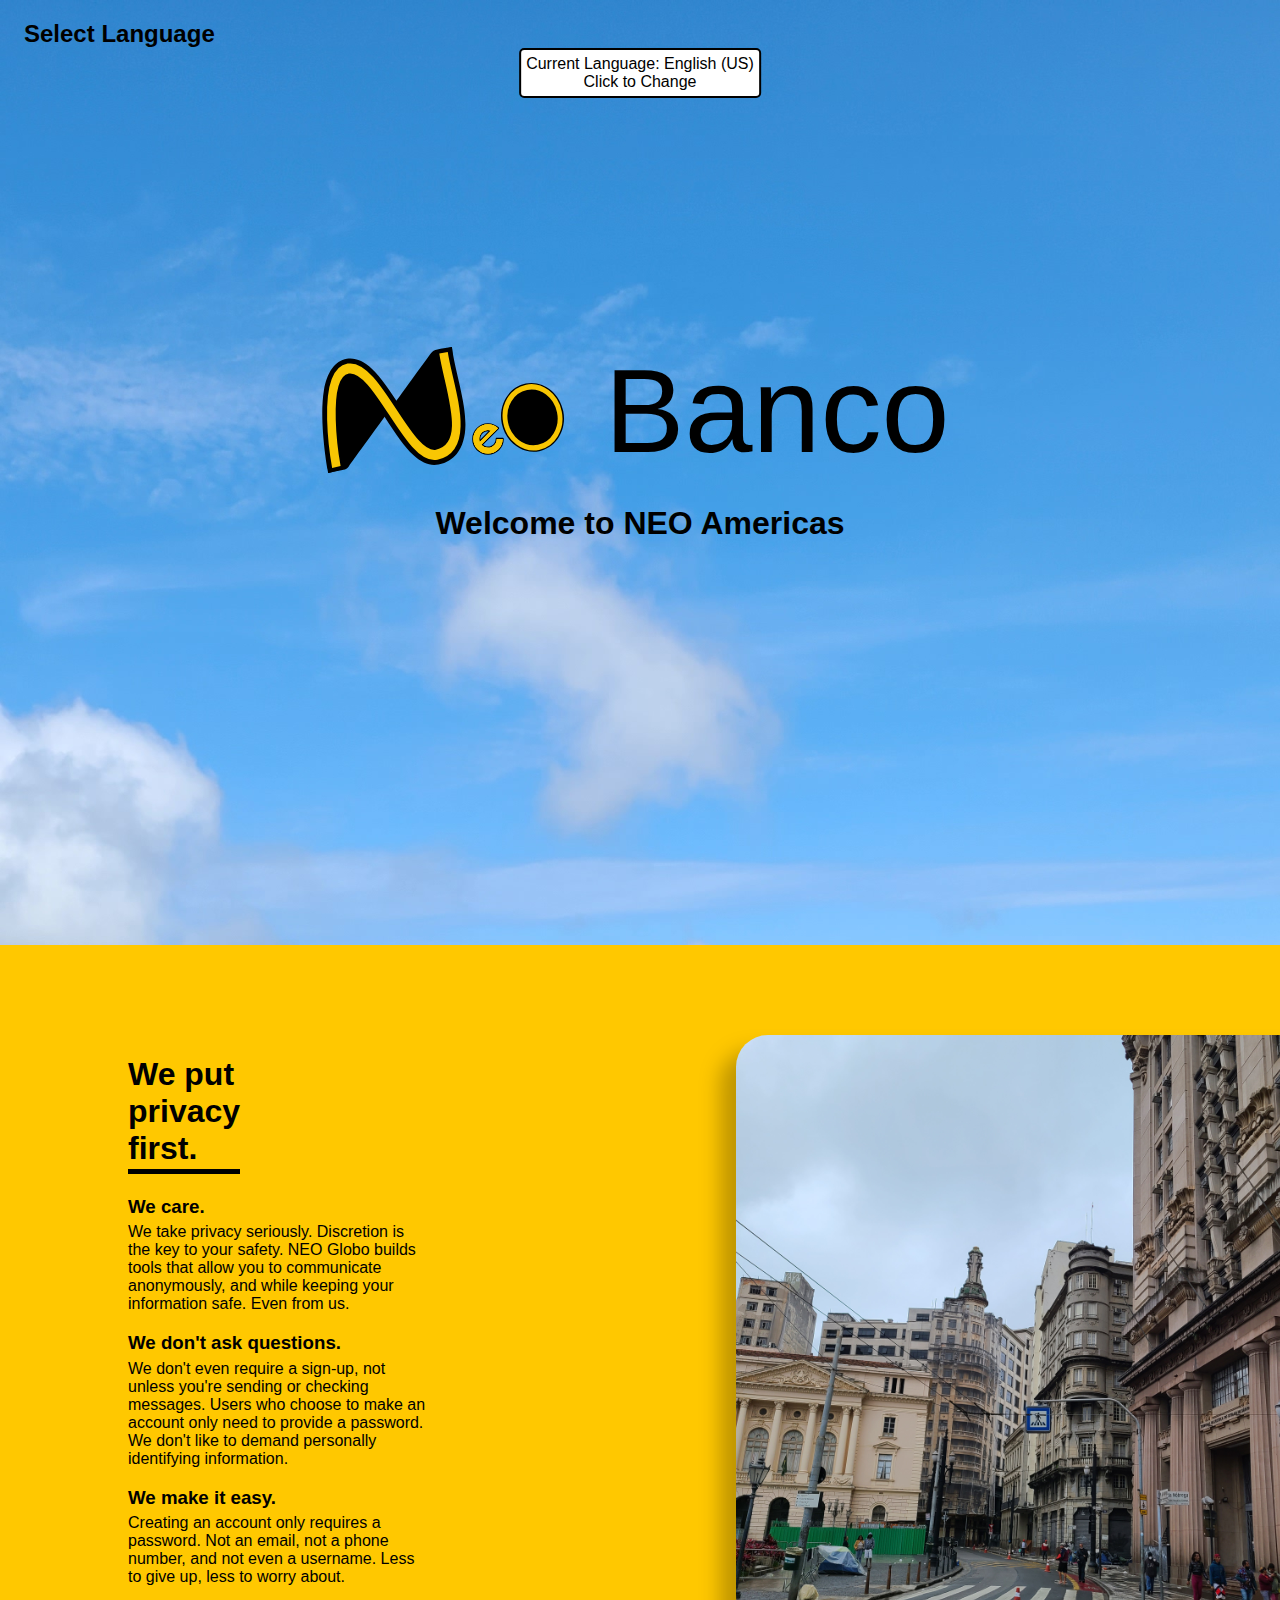
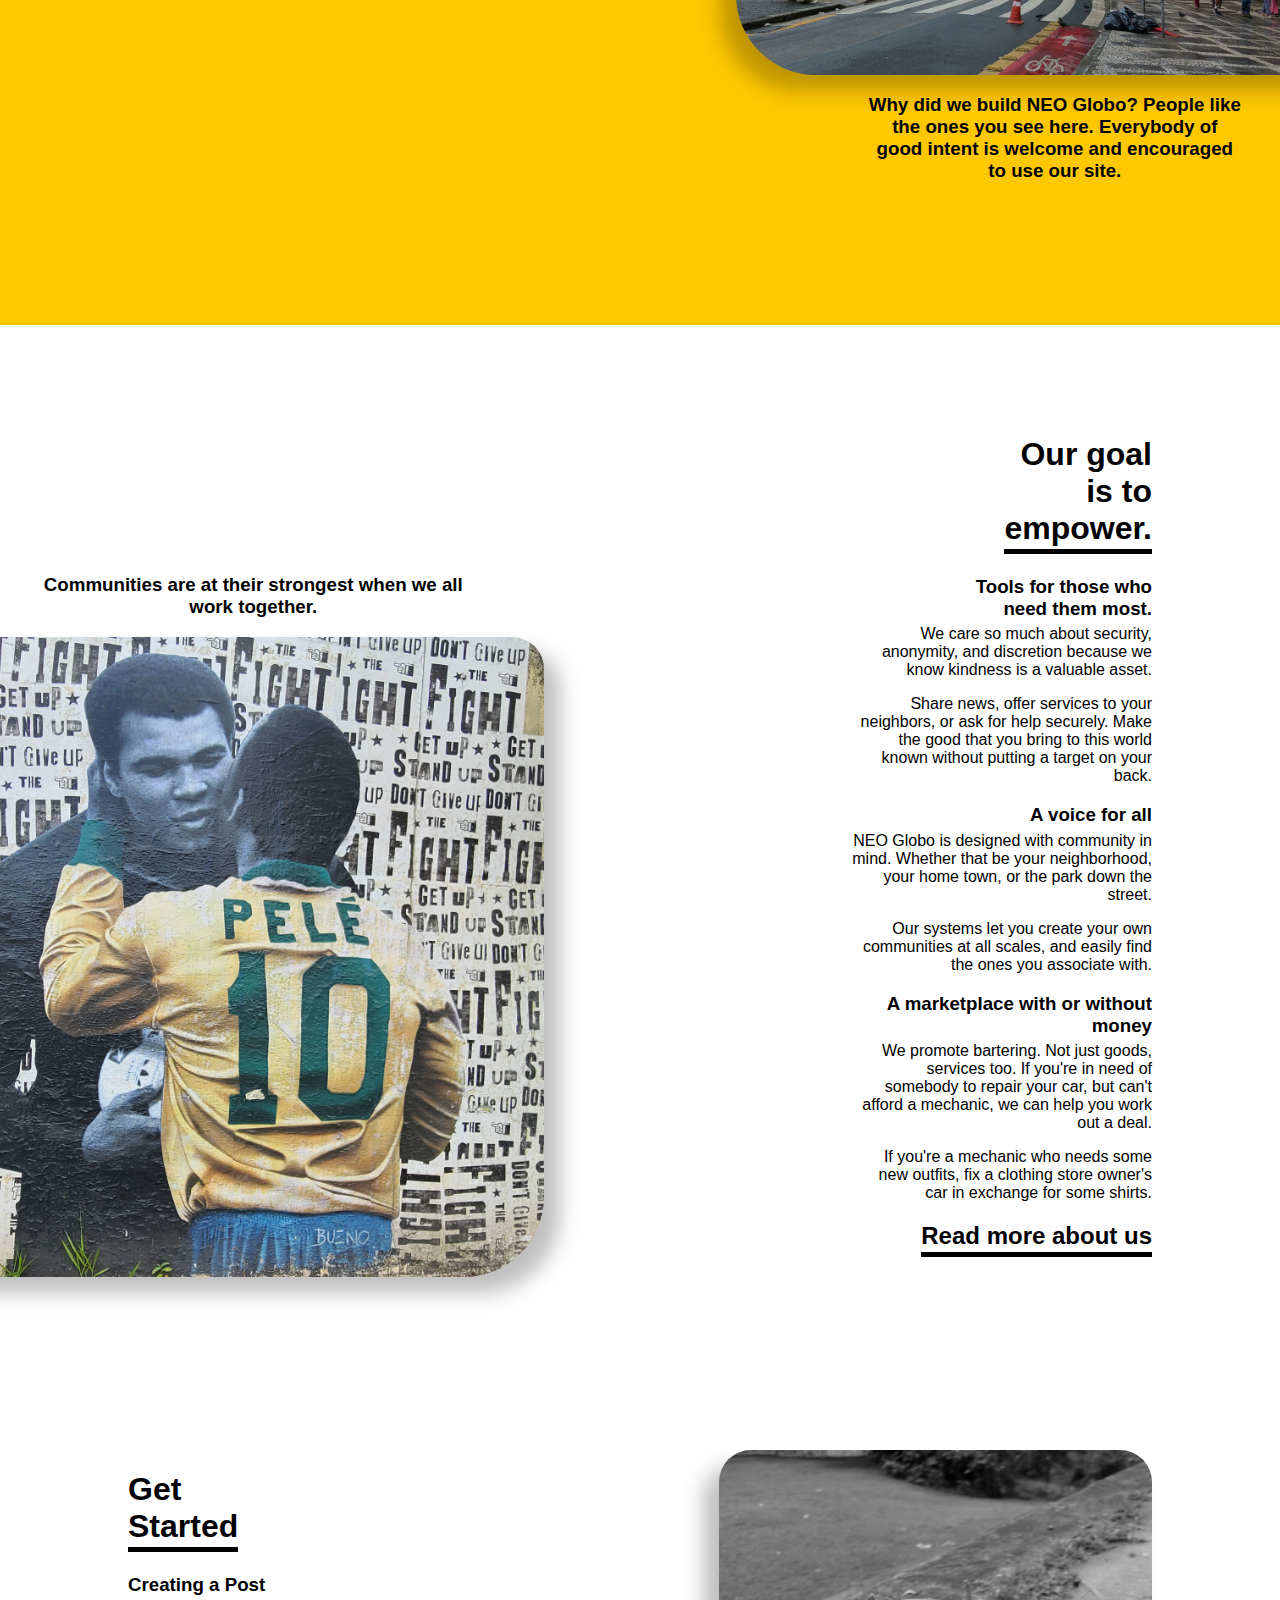
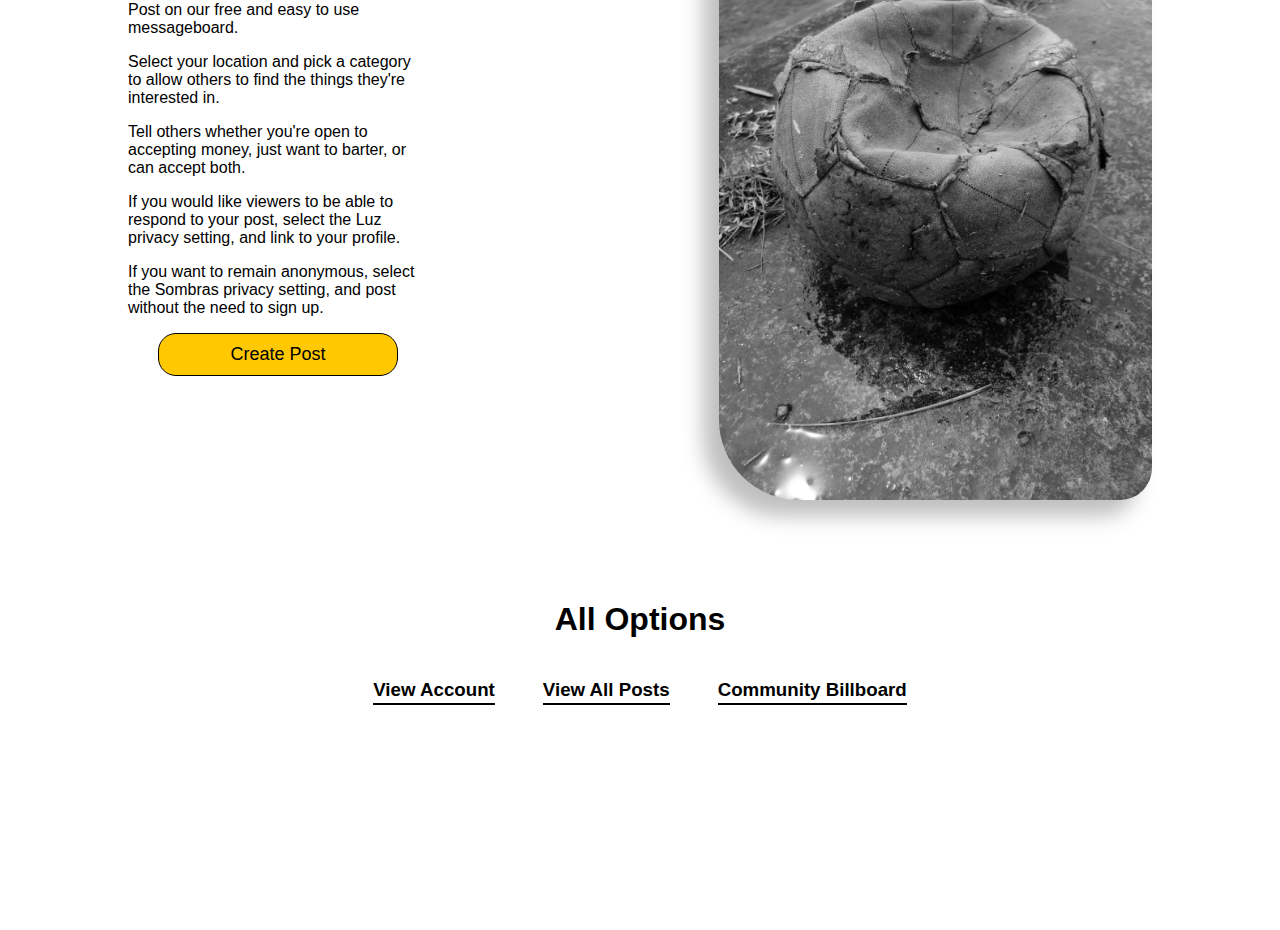
<file: index.html>
<!DOCTYPE html>
<html lang="en">
<head>
    <meta charset="UTF-8">
    <meta name="viewport" content="width=device-width, initial-scale=1.0">
    <link rel="stylesheet" href="_resources/style/home.css">
    <link rel="stylesheet" href="_resources/style/global.css">
    <link rel="stylesheet" href="_resources/style/postmodal.css">
    <link rel="stylesheet" href="_resources/style/autocomplete.css">
    <script src="_resources/scripts/serverconfig.js"></script>
    <script src="_resources/scripts/home.js"></script>
    <script src="_resources/scripts/global.js"></script>
    <script src="_resources/scripts/global-localize.js"></script>
    <script src="_resources/scripts/createpost.js"></script>
    <script src="_resources/scripts/autocomplete.js"></script>
    <title>NEO Banco</title>
</head>
<body>
    <div class="create-post-modal hidden">
        <div class="post-modal-list">
            <h1>&#9312; Privacy</h1>
            <div value="privacy" class="frame">
                <div>
                    <h3 value="0">Sombras</h3>
                    <p>No account required, but you won't be able to receive messages.</p>
                </div>
                <div>
                    <h3 value="1">Luz</h3>
                    <p>Link this post to your account to allow users to respond.</p>
                </div>
                <button class="next">
                    Next page
                </button>
            </div>
    
            <h1>&#9313; Bartering, money, or both?</h1>
            <div value="exchange" class="hidden frame">
                <div>
                    <h3 value="1">Money</h3>
                    <p>Choose this option if you're only willing to trade for money.</p>
                </div>
                <div>
                    <h3 value="2">Bartering</h3>
                    <p>Choose this option if you don't have or need money, and would rather barter.</p>
                </div>
                <div>
                    <h3 value="3">Open to both</h3>
                    <p>Choose this option if you're willing to accept money, or bartering.</p>
                </div>
                <button class="next">
                    Next page
                </button>
            </div>
    
            <h1>&#9314; Offering or Requesting</h1>
            <div value="direction" class="hidden frame">
                <div>
                    <h3 value="0">Offering</h3>
                    <p>Choose this option if you're offering something up to your community.</p>
                </div>
                <div >
                    <h3 value="1">Requesting</h3>
                    <p>Choose this option if you're requesting help, goods, or a service from your community.</p>
                </div>
                <button class="next">
                    Next page
                </button>
            </div>

            <h1>&#9315; Category</h1>
            <div value="category" class="hidden frame">
                <h2>Necessities</h2>
                <div>
                    <h3>Food</h3>
                </div>
                <div>
                    <h3>Health</h3>
                </div>
                <div>
                    <h3>Transportation</h3>
                </div>
                <h2>Services</h2>
                <div>
                    <h3>Care</h3>
                </div>
                <div>
                    <h3>Auto repair</h3>
                </div>
                <h2>Entertainment</h2>
                <div>
                    <h3>Music</h3>
                </div>
                <h2>Advice</h2>
                <div>
                    <h3>Tutoring</h3>
                </div>
                <div>
                    <h3>Take a Seat</h3>
                </div>



                <button class="next">
                    Next page
                </button>
            </div>

            <h1>&#9316; Location</h1>
            <div value="location" class="hidden frame">
                <h3>
                    State
                </h3>
                <select name="" id="state-dropdown"></select>
                <br>
                <h3>Location</h3>
                <form autocomplete="off" class="relative">
                    <input type="text" class="required" id="region-text" onkeydown="">
                    <div class="autocomplete-frame" style="display: none">

                    </div>
                </form>

                <button class="next">
                    Next page
                </button>

        </div>

            <h1>&#9317; Post Details</h1>
            <div class="hidden content frame">
                <input type="text" name="" id="title" placeholder="Post Title"> <br><br>
                <textarea name="" id="details" cols="30" rows="10" placeholder="Post details. Describe what you want, what you need, or what you have to offer here."></textarea>
            
                <br>
                <input class="userid hidden" type="text" placeholder="User ID"><br>
                <input class="userpw hidden" type="password" placeholder="Password">
                <button onclick="sendPost()">Submit Post</button>
            </div>
        </div>
    </div>

    <div class="page-content">
        <div class="page-block whatever" style="--block-height: 105vh; --parallax-speed: 2.0">
            <h2 class="languageselect" onclick="revealLanguagePicker()">Select Language</h2>
            <img class="home-bg parallax" src="_resources/media/home/background.jpg" alt="">
            <div class="logo-container">
                <div class="logo">
                    <embed src="_resources/media/logos/new-banner.svg" type="">
                </div>
                <h1 id="tagline-banner">Providing opportunities, big and small.</h1>
            </div>
        </div>

        <div class="page-block primary" id="block1" style="--block-height: 100vh; padding-bottom: 5em;">
            <div class="spacer" style="--block-height: 10vh"></div>

            <div class="flex" style="flex-wrap: wrap-reverse;">
                <div class="textbox left nofloat">
                    <div class="slide">
                        <h1 id="privacy-h1">We put privacy first.</h1>
                        <h3 id="privacy1-header">We care.</h3>
                        <p id="privacy1-p">We take privacy seriously. Discretion is the key to your safety. NEO Globo builds tools that allow you to communicate anonymously, and while keeping your information safe. Even from us.</p>
                    </div>
    
                    <div class="slide">
                        <h3 id="privacy2-header">We don't ask questions.</h3>
                        <p id="privacy2-p">We don't even require a sign-up, not unless you're sending or checking messages. Users who choose to make an account only need to provide a password. We don't like to demand personally identifying information.</p>
                    </div>
    
                    <div class="slide scrollpast" style="--fade-color: dark; --fade-element: block1">
                        <h3 id="privacy3-header">We make it easy.</h3>
                        <p id="privacy3-p">Creating an account only requires a password. Not an email, not a phone number, and not even a username. Less to give up, less to worry about.</p>
                    </div>
                </div>

    
                <div class="imgbox wrap-detect">
                    <img class="right" src="_resources/media/home/posts-background.jpg" alt="">
                    <h3 id="privacyimg-header">Why did we build NEO Globo? People like the ones you see here. Everybody of good intent is welcome and encouraged to use our site.</h3>
                </div>
            </div>
        </div>

        <div class="page-block secondary" style="--block-height: 120vh;">
            <div class="spacer" style="--block-height: 10vh"></div>
            <div class="flex" style="flex-wrap: wrap-reverse;">
                <div class="imgbox bottom wrap-detect">
                    <h3>Communities are at their strongest when we all work together.</h3>
                    <img class="left" src="_resources/media/home/20210419_153327.jpg" alt="">
                </div>

                <div class="textbox right nofloat">
                    <div class="slide">
                        <h1>Our goal is to empower.</h1>
                        <h3>Tools for those who<br> need them most.</h3>
                        <p>We care so much about security, anonymity, and discretion because we know kindness is a valuable asset.</p>
                        <p>Share news, offer services to your neighbors, or ask for help securely. Make the good that you bring to this world known without putting a target on your back.</p>
                    </div>
    
                    <div class="slide">
                        <h3>A voice for all</h3>
                        <p>NEO Globo is designed with community in mind. Whether that be your neighborhood, your home town, or the park down the street.</p>
                        <p>Our systems let you create your own communities at all scales, and easily find the ones you associate with.</p>
                        <p></p>
                    </div>
    
                    <div class="slide">
                        <h3>A marketplace with or without money</h3>
                        <p>We promote bartering. Not just goods, services too. If you're in need of somebody to repair your car, but can't afford a mechanic, we can help you work out a deal.</p>
                        <p> If you're a mechanic who needs some new outfits, fix a clothing store owner's car in exchange for some shirts.</p>
                    </div>

                    <h2 class="regular">
                        <a href="/about/">
                            Read more about us
                        </a>
                    </h2>

                </div>
            </div>
        </div>

        <div class="spacer" style="--block-height: 5vh"></div>


        <div class="page-block third" style="--block-height: 120vh;">
            <div class="flex" style="flex-wrap: wrap-reverse;">
                <div class="textbox left nofloat">
                    <div class="slide">
                        <h1>Get Started</h1>
                        <h3>Creating a Post</h3>
                        <p>Post on our free and easy to use messageboard.</p>
                        <p>Select your location and pick a category to allow others to find the things they're interested in.</p>
                        <p>Tell others whether you're open to accepting money, just want to barter, or can accept both.</p>
                        <p>If you would like viewers to be able to respond to your post, select the Luz privacy setting, and link to your profile.</p>
                        <p>If you want to remain anonymous, select the Sombras privacy setting, and post without the need to sign up.</p>
                        <div class="flex" style="justify-content: center;">
                            <button onclick="showModal()"><span>Create Post</span></button>
                        </div>
                    </div>    
                </div>

                <div class="imgbox normal right" style="--minor: 2em; --major: 5em;">
                    <div class="container" style="height: 650px;">
                        <img class="right" src="_resources/media/home/IMG-20230804-WA0018.jpg" alt="">
                    </div>
                </div>

            </div>

            <div class="spacer" style="--block-height: 5em"></div>

            <h1 class="center">All Options</h1>
            <div class="flex center options">
                <div>
                    <a href="/profile/posts">
                        <h3>View Account</h3>
                    </a>
                </div>
                <div>
                    <a href="/browse/">
                        <h3>
                            View All Posts
                        </h3>
                    </a>
                    </div>
                <div>
                    <h3>Community Billboard</h3>
                </div>
            </div>

            <div class="spacer" style="--block-height: 5em"></div>

            <!-- <div class="flex">
                <div class="imgbox normal left bottom wrap-detect" style="--minor: 2em; --major: 5em;">
                    <div class="container" style="height: 650px;">
                        <img class="left bottom" src="_resources/media/home/imagejpeg_0.jpg" alt="">
                    </div>
                </div>

                <div class="textbox right nofloat">
                    <div class="slide">
                        <div class="spacer" style="--block-height: 4em"></div>
                        <h3>Signing up for a free account</h3>
                        <p>Keep it to yourself -- NEO Globo only needs a password to keep your profile secure.</p>
                        <p></p>
                        <button><span>Create Account</span></button>
                        
                    </div>
                </div>
            </div> -->
        </div>

    </div>

    <template id="preview-post-template">
        <div class="preview-post">
            <div>
                <h3 id="title">I need water.</h3>
                <h4 id="category">Food</h4>
            </div>
            <h4 id="location">Tacoma, Washington</h4>
        </div>
    </template>

    <template id="state-template">
        <div class="preview-state">
            <p id="name"></p>
        </div>
    </template>

    <template id="autocomplete-template">
        <div class="autocomplete">
            <p id="autocomplete-value"></p>
            <p class="autocomplete-usage">18 posts</p>
            <div class="autocomplete-relevence"> </div>
        </div>
    </template>

    <template id="option-template">
        <option value="test">test</option>
    </template>


</body>
</html>
</file>
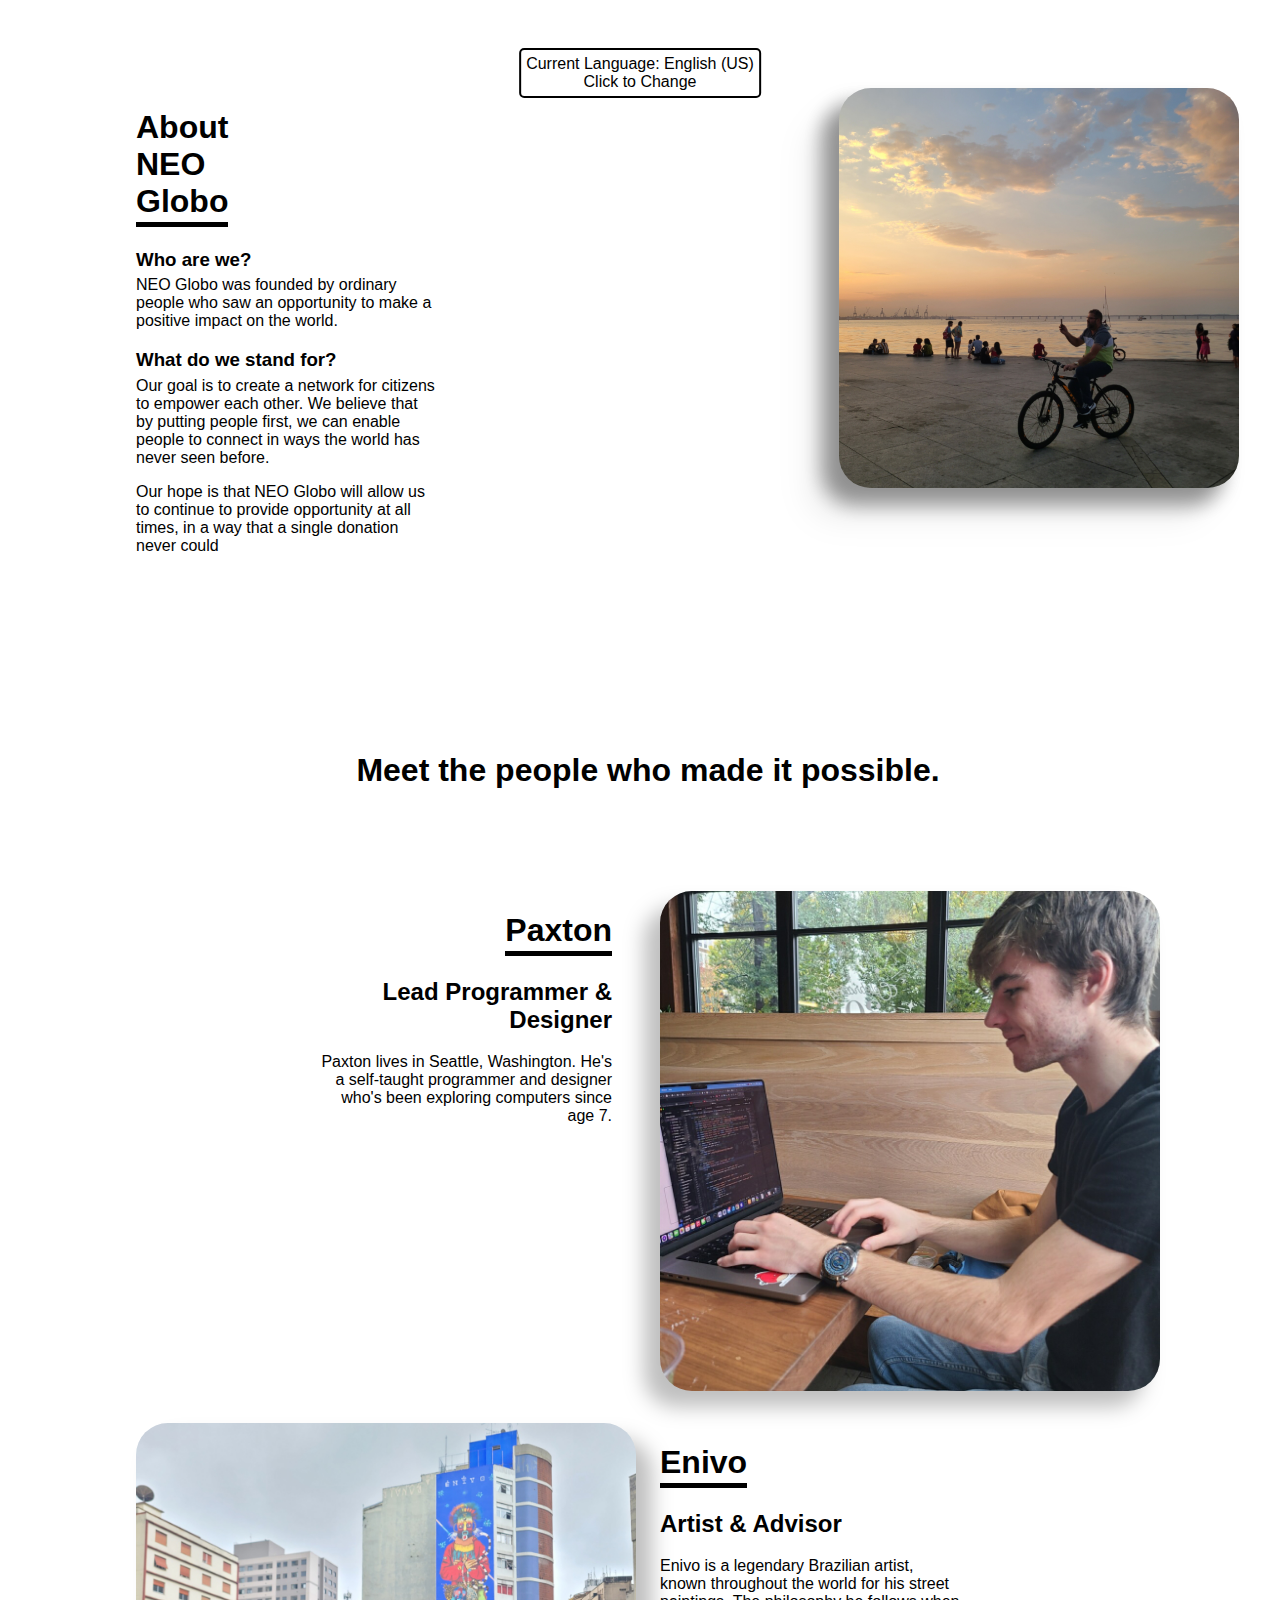
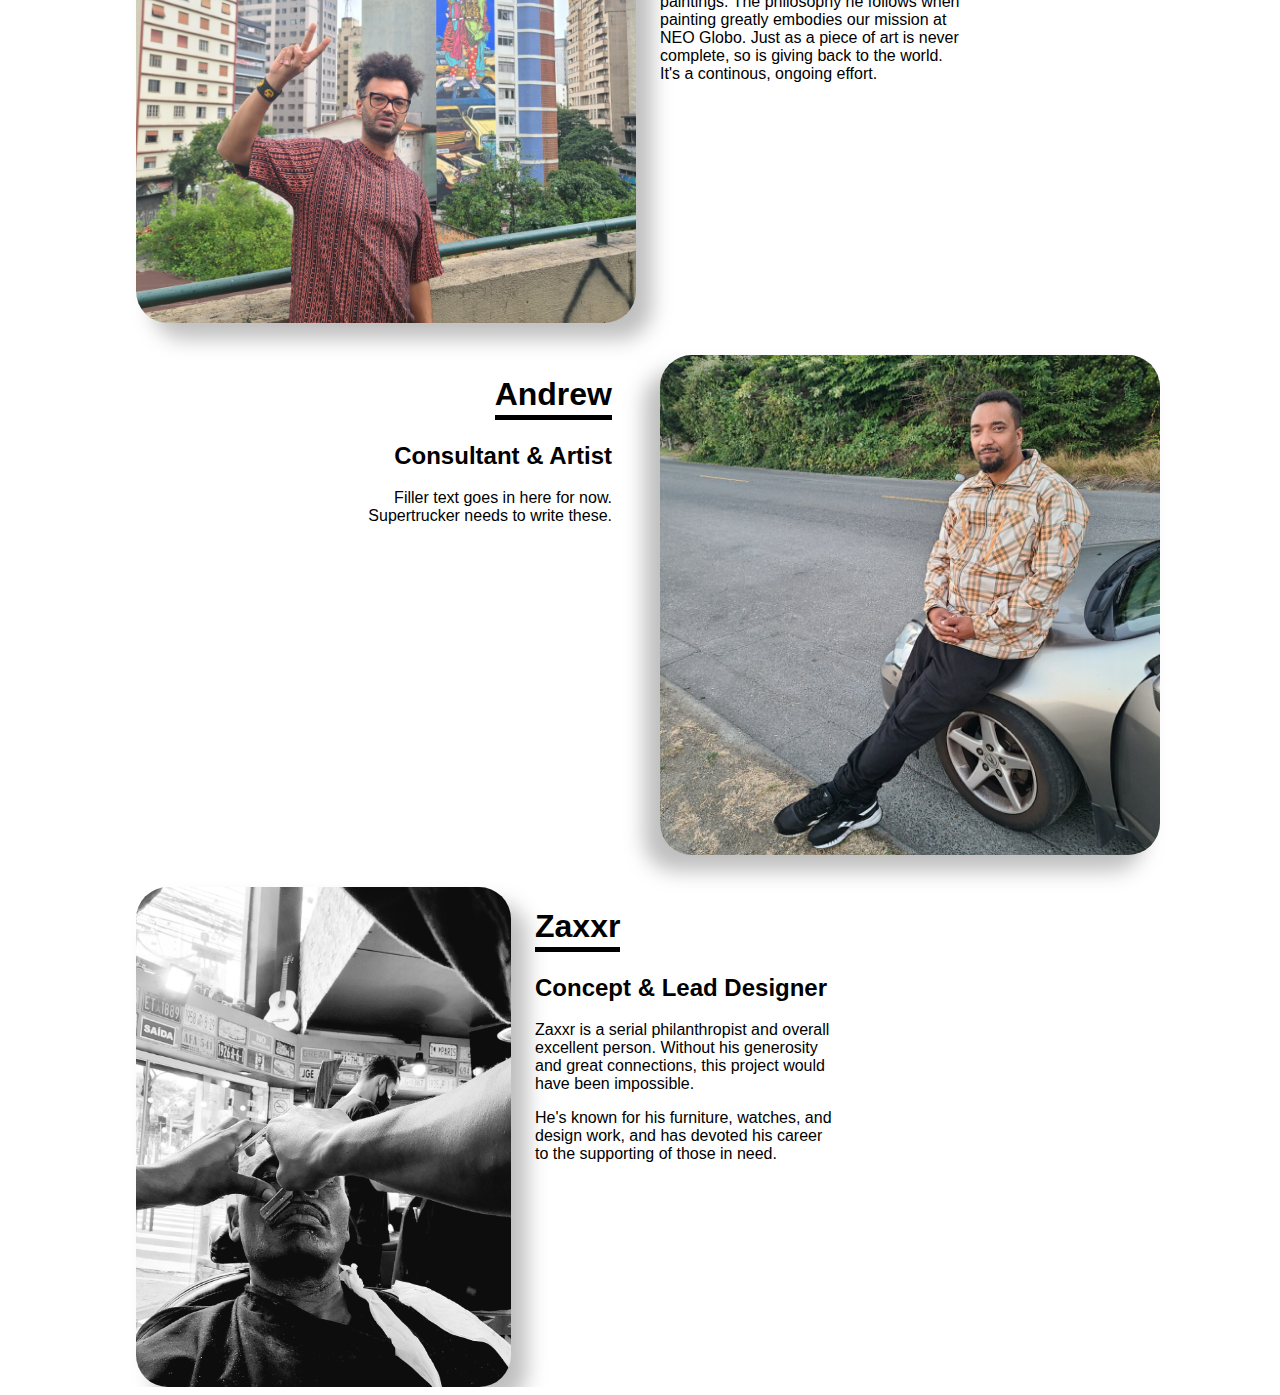
<file: about/index.html>
<!DOCTYPE html>
<html lang="en">
<head>
    <meta charset="UTF-8">
    <meta name="viewport" content="width=device-width, initial-scale=1.0">
    <title>About Us</title>
    <link rel="stylesheet" href="/_resources/style/about.css">
    <link rel="stylesheet" href="/_resources/style/global.css">
    <script src="/_resources/scripts/global-localize.js"></script>
    <script src="/_resources/scripts/global.js"></script>
</head>
<body>
    <div class="spacer" style="--block-height: 5em"></div>

    <div class="pageblock">
        <div class="flex" style="flex-wrap: wrap;">
            <div class="textbox left">
                <h1 id="about-h1">About NEO Globo</h1>
                <h3 id="about-heading1">Who are we?</h3>
                <p id="about-p1">NEO Globo was founded by ordinary people who saw an opportunity to make a positive impact on the world.</p>
                <h3 id="about-heading2">What do we stand for?</h3>
                <p id="about-p2">Our goal is to create a network for citizens to empower each other. We believe that by putting people first, we can enable people to connect in ways the world has never seen before.</p>
                <p id="about-p3">Our hope is that NEO Globo will allow us to continue to provide opportunity at all times, in a way that a single donation never could</p>
            </div>
            <div class="imgbox normal right">
                <div class="container right" style="height: 400px;">
                    <img class="right" src="/_resources/media/home/headshots/beach.jpeg" alt="">
                </div>
            </div>
        </div>

        <div class="spacer" style="--block-height: 10em"></div>
        <h1 class="center" id="people-heading">Meet the people who made it possible.</h1>
        <div class="spacer" style="--block-height: 5em"></div>

        <div class="flex rightalign">
            <div class="textbox right wrap-detect" style="margin-right: 0px;">
                <h1 style="width: fit-content;">Paxton</h1>
                <h2>Lead Programmer & Designer</h2>
                <p>Paxton lives in Seattle, Washington. He's a self-taught programmer and designer who's been exploring computers since age 7.</p>
            </div>
            <div class="imgbox normal wrap-detect">
                <div class="container" style="height: 500px;">
                    <img class="right" src="/_resources/media/home/headshots/pax.jpg" alt="">
                </div>
            </div>
        </div>

        <div class="spacer" style="--block-height: 2em"></div>


        <div class="flex leftalign">
            <div class="imgbox normal">
                <div class="container" style="height: 500px;">
                    <img class="left" src="/_resources/media/home/headshots/enivo.jpeg" alt="">
                </div>
            </div>

            <div class="textbox left wrap-detect" style="margin-left: 0.5em;">
                <h1 style="width: fit-content;">Enivo</h1>
                <h2>Artist & Advisor</h2>
                <p>Enivo is a legendary Brazilian artist, known throughout the world for his street paintings. The philosophy he follows when painting greatly embodies our mission at NEO Globo. Just as a piece of art is never complete, so is giving back to the world. It's a continous, ongoing effort.</p>
            </div>
        </div>

        <div class="spacer" style="--block-height: 2em"></div>

        <div class="flex rightalign">
            <div class="textbox right wrap-detect" style="margin-right: 0px;">
                <h1 style="width: fit-content;">Andrew</h1>
                <h2>Consultant & Artist</h2>
                <p>Filler text goes in here for now. Supertrucker needs to write these.</p>
            </div>
            <div class="imgbox normal wrap-detect">
                <div class="container" style="height: 500px;">
                    <img class="right" src="/_resources/media/home/headshots/andrew.jpg" alt="">
                </div>
            </div>
        </div>

        <div class="spacer" style="--block-height: 2em"></div>


        <div class="flex leftalign">
            <div class="imgbox normal">
                <div class="container" style="height: 500px;">
                    <img class="left" src="/_resources/media/home/headshots/shave.jpg" alt="">
                </div>
            </div>

            <div class="textbox left wrap-detect" style="margin-left: 0.5em;">
                <h1 style="width: fit-content;">Zaxxr</h1>
                <h2>Concept & Lead Designer</h2>
                <p>Zaxxr is a serial philanthropist and overall excellent person. Without his generosity and great connections, this project would have been impossible.</p>
                <p>He's known for his furniture, watches, and design work, and has devoted his career to the supporting of those in need.</p>
            </div>
        </div>



        
    </div>
</body>
</html>
</file>
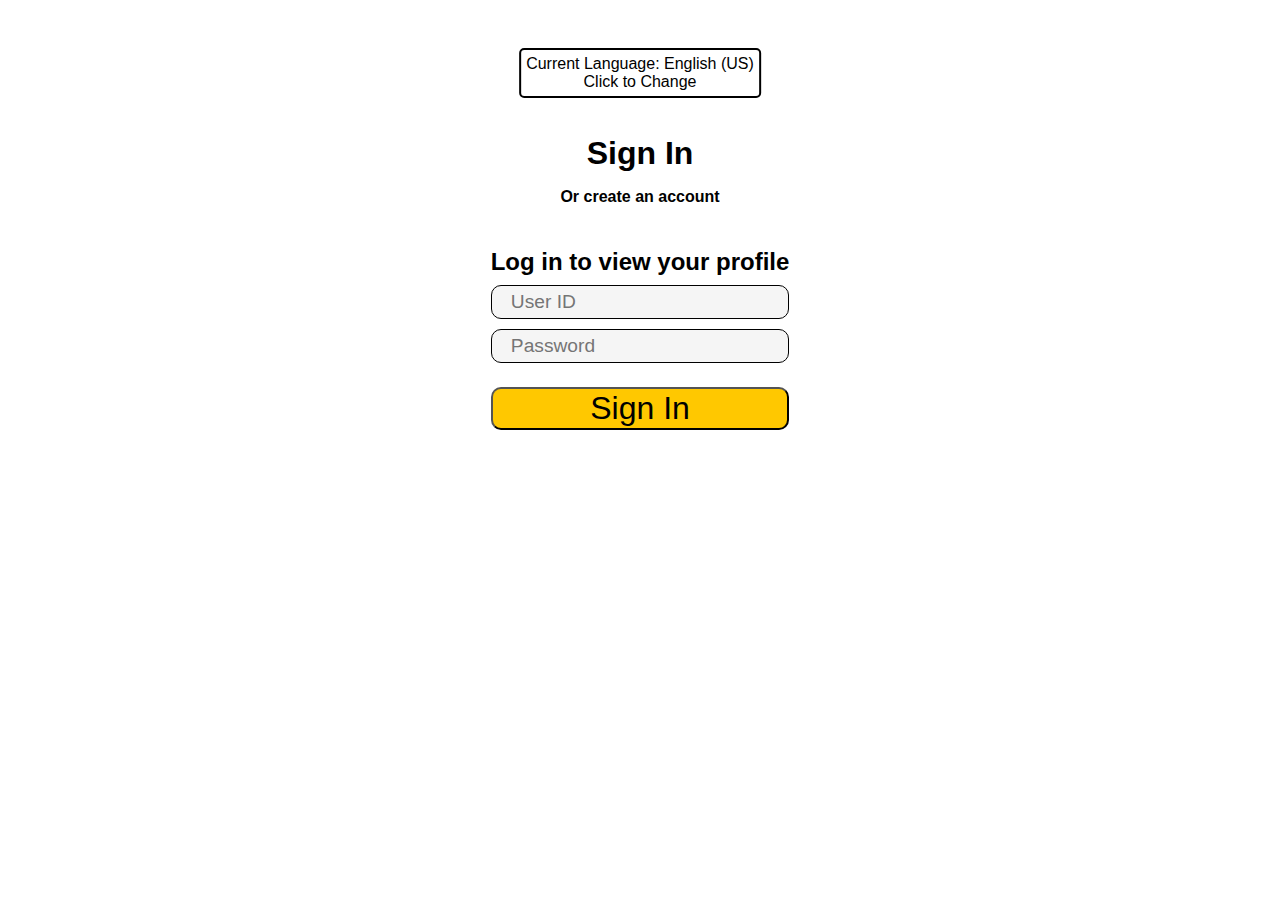
<file: profile/posts/index.html>
<!DOCTYPE html>
<html lang="en">
<head>
    <meta charset="UTF-8">
    <meta name="viewport" content="width=device-width, initial-scale=1.0">
    <title>My Posts</title>
    <link rel="stylesheet" href="/_resources/style/global.css">
    <script src="/_resources/scripts/serverconfig.js"></script>
    <script src="/_resources/scripts/global.js"></script>
    <script src="/_resources/scripts/global-localize.js"></script>
    <script src="/_resources/scripts/posts.js"></script>
</head>
<body>
    <h1>View Your Posts</h1>
</body>
</html>
</file>
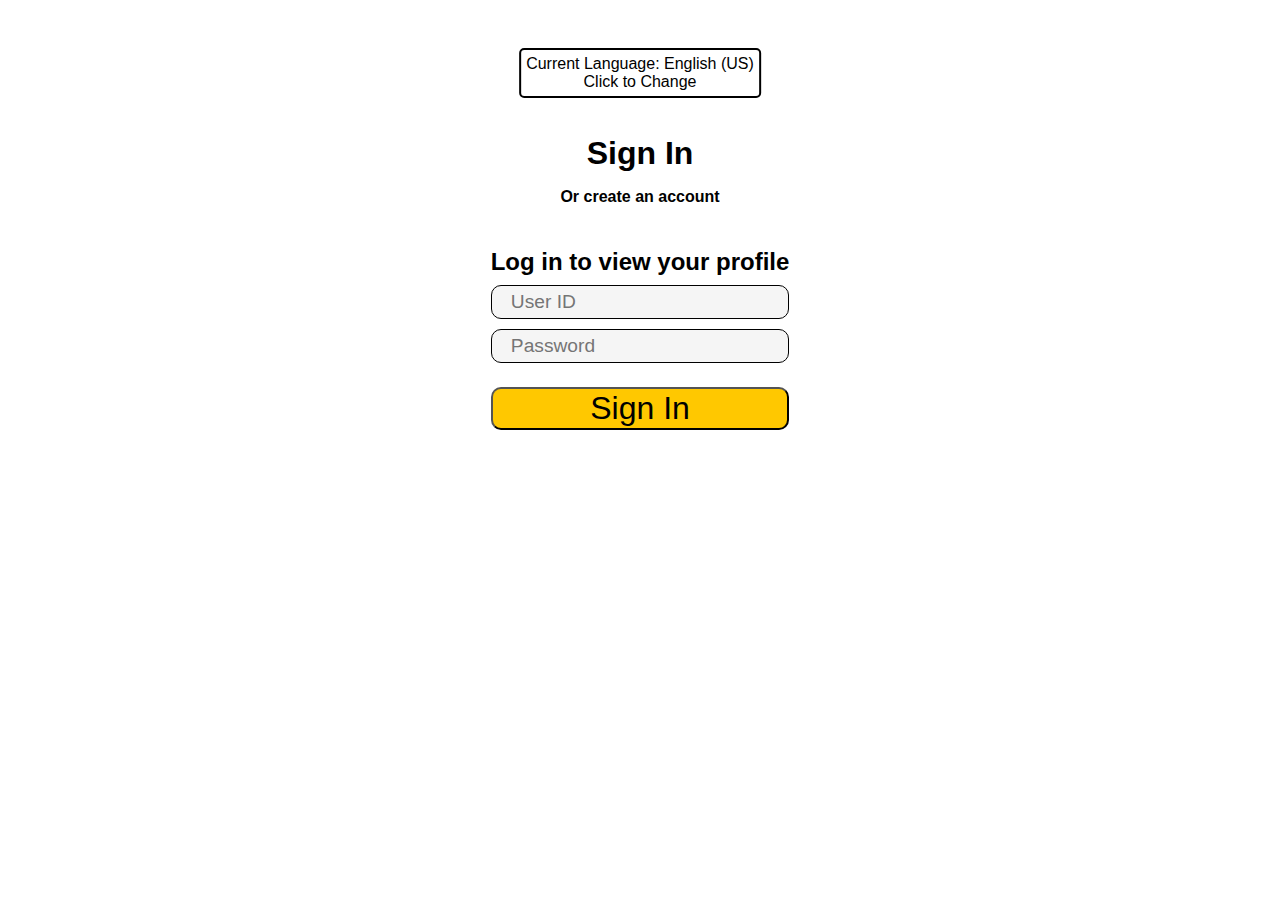
<file: profile/signin/index.html>
<!DOCTYPE html>
<html lang="en">
<head>
    <meta charset="UTF-8">
    <meta name="viewport" content="width=device-width, initial-scale=1.0">
    <title>Document</title>

    <link rel="stylesheet" href="/_resources/style/profile.css">
    <link rel="stylesheet" href="/_resources/style/global.css">
    <script src="/_resources/scripts/serverconfig.js"></script>
    <script src="/_resources/scripts/global-localize.js"></script>
    <script src="/_resources/scripts/global.js"></script>
    <script src="/_resources/scripts/profile.js"></script>
</head>
<body>
    <div class="spacer" style="--block-height: 10vh"></div>
    <div class="flex">
        <div class="container">
            <div class="flex" name="login">
                <h1>Sign In</h1>
                <span><h4>Or <a onclick="hide('login'); show('create')">create an account</a></h4></span>
            </div>
            <div class="textbox" name="login">
                <h2>Log in to view your profile</h2>
                <input type="text" id="userid" placeholder="User ID">
                <input type="password" id="userpw" placeholder="Password">
                <button onclick="getAuthToken()">Sign In</button>
            </div>

            <div class="textbox hidden" name="create">
                <h2>Create your free account.</h2>
                <p>No username, email, or phone number required. Just remember your User ID and password to come back to your profile.</p>
                <p>Minimum password length: 8 characters</p>
                <input type="password" id="createpw" placeholder="Password">
                <input type="password" id="createpwconfirm" placeholder="Confirm password">
                <button onclick="createAccount()">Get Started</button>
                <span><h4>Already have an account? <a onclick="show('login'); hide('create')">Sign in.</a></h4></span>
            </div>

            <div class="text hidden" name="created">
                <h1>Welcome!</h1>
                <h3>Thank you for signing up with NEO Globo.</h3>
                <p>We use a unique system to protect your identity. Because you don't have a username, email, or other form of identification, <b>please remember your User ID, found below.</b></p>

                <h2 id="userid-display">User ID: </h2>

                <label for="pledge">
                    <input type="checkbox" name="pledge" id="pledge"> <p>I agree that I have copied my User ID so I can use my account again later.</p>
                </label>
                <button onclick="startSession()">Let's get started!</button>
            </div>
        </div>
    </div>
</body>
</html>
</file>
<file: _resources/style/home.css>
/* Global Styling Constants */

:root {
    --leftalign-margin: 10vw;
    --rightalign-margin: 10vw;
    --center-margin: 10vw;
}

/* Links */

a {
    text-decoration: none;
    color: unset;
}

.options h3 {
    border: none;
    padding-bottom: 2px;
    border-bottom: 2px solid black;
}

.languageselect {
    z-index: 10;
    position: absolute;
    left: 1em;
}

/* Logo */

body, html {
    padding: 0px;
    margin: 0px;

    /* scroll-snap-type: proximity;
    scroll-snap-type: y proximity;
    scroll-snap-stop: always; */
}

.logo-container {
    display: flex;
    flex-direction: column;
    justify-content: center;

    text-align: center;

    z-index: 2;
    width: 100%;
    height: 100%;

    position: absolute;
    top: 0px;
    left: 0px;
}

.logo {
    width: 100%;
    display: flex;
    flex-direction: row;
    justify-content: center;
}

.logo > embed {
    width: 50%;
}

.logo-container > :is(h1, h2, h3, h4, h5, h6) {
    padding: 0px 2em 0px 2em;
}

.container :is(h1, h2, h3, h4, h5, h6) {
    margin-top: 0.5em;
    margin-bottom: 0px;
}

/* Beautification */

    /* Cool ass fade thing I just thought of */

    
    .fade {
        transition: 750ms cubic-bezier(0.25, 0.46, 0.45, 0.94) background-color;
        background-color: inherit;
    }
    
    .fade:not(.faded) {
        transition: 250ms cubic-bezier(0.25, 0.46, 0.45, 0.94) background-color;
        -webkit-transition: 250ms cubic-bezier(0.25, 0.46, 0.45, 0.94) background-color;
    }

    .faded {
        background-color: var(--fade-color) !important;
    }

    /* Headers */

    .textbox :is(h1, h2) {
        border-bottom: 5px solid black;
        padding-bottom: 2px;
        width: min-content;
        display: block;
    }

    h2.regular {
        display: block;
        width: fit-content !important;
        text-align: right !important;
        margin-left:auto;
        /* border: none !important; */
    }

    .textbox.right h1 {
        margin-left: auto;
    }

    .textbox h3 {
        margin-bottom: 0.25em;
    }

    /* Textbox Font & Size */

    .textbox p {
        font-family:'Segoe UI', Tahoma, Geneva, Verdana, sans-serif;
        /* font-size: large; */
        margin-top: 0.35em;
    }

        /* Textbox Buttons */

        .textbox button {
            width: 80%;
            background-color: var(--color-primary);
            border: 1px solid black;
            border-radius: 1em;
            font-size: large;
            padding: 10px 0px 10px 0px;
        }

        .textbox button:hover {
            background-color: var(--color-accent);
            /* filter: contrast(0.25); */
        }
        
        .textbox button:active {
            /* background-color: rgb(255, 240, 40); */
            box-shadow: 2px 1px 5px 0px rgba(0,0,0,0.75) inset;
        }

        .textbox button:active span {
            position: relative;
            top: -0.2%;
            left: -0.4%;
        }

    /* Parallax */

    .parallax {
        min-height: 100%
    }

    /* Image Resizing */

    .imgbox .container img {
        height: 100% !important;
        width: unset;
        display: block;
        margin-right: calc(0px - var(--minor));
    }

    .imgbox.normal {
        margin-left: 0px;
        margin-right: 0px;
    }

    .imgbox.normal img.right {
        margin-right: var(--rightalign-margin);
    }

    .imgbox.normal img.left {
        margin-left: var(--leftalign-margin);
    }

    .imgbox.wrapped {
        width: 100% !important;
    }

        /* Image layout */
        .imgbox *:is(.right) {
            width: 100%;
            margin-right: -15%;
            filter: drop-shadow(rgba(0, 0, 0, 0.25) -1rem 1rem 10px);
            border-radius: var(--minor);
            border-bottom-left-radius: var(--major);
        }

        .imgbox *:is(.left) {
            width: 100%;
            margin-left: -15%;
            margin-right: auto;
            filter: drop-shadow(rgba(0, 0, 0, 0.25) 1rem 1rem 10px);
            border-radius: var(--minor);
            border-bottom-right-radius: var(--major);
        }

        .imgbox :is(p, h1, h2, h3) {
            text-align: center;
            padding-left: 2em;
            padding-right: 2em;
            font-family: Arial, Helvetica, sans-serif;
        }

        img.right ~ :is(p, h1, h2, h3) {
            margin-left: calc(15% + var(--major));
        }

        .imgbox.bottom :is(p, h1, h2, h3) {
            margin-right: calc(15% + var(--minor));
            vertical-align: bottom;
        }


    /* Flex Style Hacking */

    .nofloat {
        float: none !important;
    }

    /* Textbox > Flex */

    .textbox > .flex {
        width: 100%;
    }

    /* Slide-in */

    .left .slide-in {
        animation: 250ms ease-out 0s 1 slideInFromLeft forwards;
        -webkit-animation: 250ms ease-out 0s 1 slideInFromLeft forwards;
    }

    .right .slide-in {
        animation: 250ms ease-out 0s 1 slideInFromRight forwards;
        -webkit-animation: 250ms ease-out 0s 1 slideInFromRight forwards;
    }

    @keyframes slideInFromLeft {
        0% {
            transform: translateX(-100%);
            -webkit-transform: translateX(-100%);
        }
        100% {
            transform: translateX(0);
            -webkit-transform: translateX(0);
        }
    }

    @keyframes slideInFromRight {
        0% {
            transform: translateX(100%);
            -webkit-transform: translateX(100%);
        }
        100% {
            transform: translateX(0);
            -webkit-transform: translateX(0);
        }
    }

/* Page Framework */

.page-content {
    width: 100%;
    height: fit-content;
}

.page-block {
    width: 100%;
    height: fit-content;
    min-height: var(--block-height, 10em);

    scroll-snap-align: start;
    overflow:hidden;
}
    /* Colors */

    .primary {
        background-color: var(--color-primary);
    }

    .secondary {
        background-color: var(--color-secondary);
    }

    .tertiary {
        background-color: var(--color-tertiary);
    }

    .light {
        background-color: var(--color-light);
    }

    .dark {
        background-color: var(--color-dark) !important;
    }

        /* Dark Text */

        .dark :is(h1, h2, h3, h4, p) {
            color: whitesmoke;
        }

    /* Layout */
    
    .whatever { /* Bypass minimum height lol */
        min-height: none;
        height: var(--block-height);
    }

    .spacer {
        height: var(--block-height);
    }

    .textbox {
        width: 300px;
    }

    .flex {
        width: 100% !important;
        display: flex;
        flex-wrap: wrap-reverse;
        justify-content: space-between;

        gap: 3em;
    }

    .flex .imgbox:has(.right) {
        width: 50%;
        margin-left: auto;
    }

    .flex .imgbox:has(.left) {
        width: 50%;
        margin-right: auto;
    }

    .imgbox {
        --minor: 2em;
        --major: 5em;

        display: flex;
        flex-direction: column;
    }


    /* Cheating the image system for cool embeds. */

        .img-filler {
            --padding: 5px;

            width: calc(100% - 15% - var(--padding));
            height: 500px;

            padding-top: var(--padding);
            padding-bottom: var(--padding);
            /* background-color: black; */
        }

        .left .img-filler {
            margin-left: calc(15%);
        }

        .right .img-filler {
            margin-right: calc(15%);
        }

        .img-filler .container {
            background-color: white;
            width: 100%;
            height: 100%;
            overflow: hidden;

            margin-bottom: -5px;
        }

        .left .img-filler .container {
            border-top-right-radius: calc(var(--minor) - var(--padding));
            border-bottom-right-radius: calc(var(--major) - var(--padding));
        }

        .right .img-filler .container {
            border-top-left-radius: calc(var(--minor) - var(--padding));
            border-bottom-left-radius: calc(var(--major) - var(--padding));
        }

        .img-filler .container img {
            height: 100%;
        }

    /* Alignment */

    .left {
        text-align: left;
        float: left;
        margin-right: auto;
        margin-left: var(--leftalign-margin);
    }

    .middle {
        text-align: center;
    }

    .bottom {
        margin-top: auto;
    }

    .right {
        text-align: right;
        float: right;
        margin-left: auto;
        margin-right: var(--rightalign-margin);
    }

    .center {
        margin-left: var(--center-margin);
        margin-right: var(--center-margin);
        width: unset !important;
    }

    .center.flex {
        justify-content: center;
    }

    .center:is(h1, h2, h3, h4, h5, h6, p) {
        text-align: center;
    }

.home-bg {
    width: 100%;
    height: auto;
}

/* Scrollers */
.scrolling {
    display: flex;
    flex-direction: row;
    gap: var(--element-gap);
    text-align: center;
    padding: var(--padding);
    padding-right: calc(var(--padding) * 2);
    position: relative;
    float: left;
    width: 10em;
    overflow: hidden;

    mask-image: linear-gradient(to left, transparent 0em, black var(--fade-depth), black calc(100% - var(--fade-depth)), transparent 100%);
    -webkit-mask-image: linear-gradient(to left, transparent 0em, black var(--fade-depth), black calc(100% - var(--fade-depth)), transparent 100%);
}

h1, h2, h3, h4 {
    font-family: Arial, Helvetica, sans-serif;
}

.scrolling > h1 {
    text-align: center;
    transition: all 0.2s cubic-bezier(0.46, 0.03, 0.52, 0.96);
    width: fit-content;
    flex-basis: max-content;
    flex-grow: 0;
    flex-shrink: 0;

    font-family: "Boris Black";
    letter-spacing: 0.05rem;
    font-weight: 100;
}


.scrolling > div {
    text-align: left;
    width: fit-content;
    height: max-content;
    /* flex-basis: max-content; */
    flex-grow: 0;
    flex-shrink: 0;
    overflow: visible;
    transition: all 0.2s cubic-bezier(0.46, 0.03, 0.52, 0.96);
}

.scrolling > div > * {
    font-family: Arial, Helvetica, sans-serif;
}

.scroller-container {
    display: flex;
    gap: 1em;
    /* height: 100%; */
    flex-grow: 1;
}

.scroller-container > div:not(.scroller-content) {
    display: flex;
    flex-direction: column;
    justify-content: space-around;
    text-align: center;
    user-select: none;
}

.scroller-content {
    width: 100%;
    position: relative;
    display: flex;
}
</file>
<file: _resources/style/global.css>
@font-face {
    font-family: "Boris Black";
    src: url('../fonts/BorisBlackBloxx.ttf');
    -webkit-font-smoothing: antialiased;
    font-weight: normal; 
}

:root {
    --color-primary: rgb(255, 200, 0);
    --color-secondary: rgb(255, 255, 255);
    --color-tertiary: aliceblue;
    --color-accent: #FF7900;

    --color-dark: rgb(35, 35, 35);
    --color-light: white;
}

body {
    visibility: hidden;
}

.languagepicker {
    width: fit-content;
    height: fit-content;
    /* display: block; */
    position: fixed;
    z-index: 10;
    border: 2px solid black;
    border-radius: 5px;
    background-color: white;
    top: 2em;
    left: 50%;
    transform: translateX(-50%);

    font-family: 'Segoe UI', Tahoma, Geneva, Verdana, sans-serif;
    padding: 5px;
    text-align: center;
}

.languagepicker.hidden.override {
    transform: translateX(-50%) !important;
}

.languagepicker.hidden {
    transform: translate(-50%, -10em);
    transition: 1s cubic-bezier(0.075, 0.82, 0.165, 1) transform;
}
</file>
<file: _resources/style/postmodal.css>
.create-post-modal {
    position: fixed;
    top: 0px;
    left: 0px;
    z-index: 20;
    width: 100%;
    height: 100%;
    background-color: rgba(255, 255, 255, 0.95);
}

.create-post-modal.hidden {
    display: none;
    visibility: hidden;
}

p {
    font-family: 'Segoe UI', Tahoma, Geneva, Verdana, sans-serif;
}

.noscroll {
    overflow: hidden;
    height: 100%;
}

.create-post-modal > div {
    width: 100%;
    height: 100%;
    padding: 10%;
    box-sizing: border-box;
    /* background-color: white; */
    overflow-y: scroll;

    display: flex;
    flex-direction: column;
    flex-shrink: 1;
}

.create-post-modal > div > div > div {
    border-left: 3px solid black;
    padding-left: 5px;
    margin-bottom: 1em;
}

.content * {
    display: inline-block;
}

.content .hidden {
    display: none;
    visibility: hidden;
}

textarea {
    resize: none;
}

.create-post-modal > div > div {
    height: fit-content;
}

.create-post-modal > div > div > h2 {
    border-bottom: 2px solid black;
    width: fit-content;
}


.create-post-modal > div > div div :is(h3, p) {
    margin-bottom: 5px;
    margin-top: 5px;
}

.create-post-modal > div > div.hidden {
    transform: scaleY(0.0);
    transition: 250ms linear transform;
    max-height: 0px;
}

.create-post-modal > div > div:not(.hidden) {
    transform: scaleY(1.0);
    transition: 250ms linear transform;
    flex-shrink: 100%;
}

.create-post-modal > div > h1:not(:last-child) {
    border-bottom: 5px solid black;
    margin-bottom: 5px;
}

.frame > .selected {
    transform: translateX(1.5em);
    background-color: rgba(30, 30, 30, 0.2);
    width: fit-content;
}
</file>
<file: _resources/style/autocomplete.css>
.relative {
    position: relative;
}

.autocomplete-frame {
    background-color: grey;
    border: 1px black;
    height: fit-content;
    min-width: 10em;
    padding: 2px;
    border-radius: 0.5em;

    position: absolute;
    z-index: 100;
    top: 1.5em;
}

.autocomplete {
    background-color: white;
    padding: 2px;
    margin: 1px;
}

.autocomplete-usage {
    font-size: small;
}

.autocomplete-relevence {
    width: 100%;
    height: 5px;
    background-color: #213384;
}

.autocomplete:last-child > .autocomplete-relevence {
    border-bottom-left-radius: calc(0.5em - 2px - 1px);
}

.autocomplete:last-child > .autocomplete-relevence[style*="100"] {
    border-bottom-right-radius: calc(0.5em - 2px - 1px);
}

.autocomplete > p {
    margin-left: 0.5em;
    margin-top: 0.25em;
    margin-bottom: 0.125em;
}

.autocomplete.selected {
    background-color: hsl(198, 55%, 82%);
}

.autocomplete:first-child {
    border-top-left-radius: calc(0.5em - 2px);
    border-top-right-radius: calc(0.5em - 2px);
}

.autocomplete:last-child {
    border-bottom-left-radius: calc(0.5em - 2px);
    border-bottom-right-radius: calc(0.5em - 2px);
}
</file>
<file: _resources/style/about.css>
:root {
    --leftalign-margin: 10vw;
    --rightalign-margin: 10vw;
    --center-margin: 10vw;
}

html, body {
    width: 100%;
    overflow-x: hidden;
}

/* Alignment */

.left {
    text-align: left;
    float: left;
    margin-right: auto;
    margin-left: var(--leftalign-margin);
}

.middle {
    text-align: center;
}

.bottom {
    margin-top: auto;
}

.right {
    text-align: right;
    float: right;
    margin-left: auto;
    margin-right: var(--rightalign-margin);
}

.center {
    margin-left: var(--center-margin);
    margin-right: var(--center-margin);
    width: unset !important;
}

.center.flex {
    justify-content: center;
}

.center:is(h1, h2, h3, h4, h5, h6, p) {
    text-align: center;
}


/* Layout */

.whatever { /* Bypass minimum height lol */
    min-height: none;
    height: var(--block-height);
}

.spacer {
    height: var(--block-height);
}

.textbox {
    width: 300px;
}

.flex {
    width: 100% !important;
    display: flex;
    flex-wrap: wrap-reverse;
    justify-content: space-between;

    gap: 3em;
}

.flex:has(.wrapped) {
    gap: 1.5em;
}

.flex.leftalign {
    flex-wrap: wrap;
}

.flex .imgbox:has(.right) {
    width: 50%;
    /* margin-left: auto; */
}

.flex .imgbox:has(.left) {
    width: 50%;
    /* margin-right: auto; */
}

.imgbox {
    --minor: 2em;
    --major: 2em;

    width: fit-content !important;

    display: flex;
    flex-direction: column;
    width: fit-content;
}

/* Page Framework */

.page-content {
    width: 100%;
    height: fit-content;
}

.page-block {
    width: 100vw;
    height: fit-content;
    min-height: var(--block-height, 10em);

    scroll-snap-align: start;
    overflow:hidden;
}
    /* Colors */

    .primary {
        background-color: var(--color-primary);
    }

    .secondary {
        background-color: var(--color-secondary);
    }

    .tertiary {
        background-color: var(--color-tertiary);
    }

    .light {
        background-color: var(--color-light);
    }

    .dark {
        background-color: var(--color-dark) !important;
    }

        /* Dark Text */

        .dark :is(h1, h2, h3, h4, p) {
            color: whitesmoke;
        }


/* Flex Style Hacking */

.nofloat {
    float: none !important;
}

    /* Textbox > Flex */

    .textbox > .flex {
        width: 100%;
    }

.flex.leftalign {
    justify-content: left;
}

.flex.centeralign {
    justify-content: center;
}

/* Beautification */

    /* Cool ass fade thing I just thought of */

    
    .fade {
        transition: 750ms cubic-bezier(0.25, 0.46, 0.45, 0.94) background-color;
        background-color: inherit;
    }
    
    .fade:not(.faded) {
        transition: 250ms cubic-bezier(0.25, 0.46, 0.45, 0.94) background-color;
        -webkit-transition: 250ms cubic-bezier(0.25, 0.46, 0.45, 0.94) background-color;
    }

    .faded {
        background-color: var(--fade-color) !important;
    }

    /* Headers */

    .textbox :is(h1) {
        border-bottom: 5px solid black;
        padding-bottom: 2px;
        width: min-content;
        display: block;
    }

    .textbox.right h1 {
        margin-left: auto;
    }

    .textbox h3 {
        margin-bottom: 0.25em;
    }

    /* Textbox Font & Size */

    .textbox p {
        font-family:'Segoe UI', Tahoma, Geneva, Verdana, sans-serif;
        /* font-size: large; */
        margin-top: 0.35em;
    }

        /* Textbox Buttons */

        .textbox button {
            width: 80%;
            background-color: var(--color-primary);
            border: 1px solid black;
            border-radius: 1em;
            font-size: large;
            padding: 10px 0px 10px 0px;
        }

        .textbox button:hover {
            background-color: var(--color-accent);
            /* filter: contrast(0.25); */
        }
        
        .textbox button:active {
            /* background-color: rgb(255, 240, 40); */
            box-shadow: 2px 1px 5px 0px rgba(0,0,0,0.75) inset;
        }

        .textbox button:active span {
            position: relative;
            top: -0.2%;
            left: -0.4%;
        }

    /* Parallax */

    .parallax {
        min-height: 100%
    }

    /* Image Resizing */

    .container {
        width: fit-content;
    }

    .imgbox .container img {
        height: 100% !important;
        width: unset;
        display: block;
        margin-right: calc(0px - var(--minor));
    }

    .imgbox.normal {
        margin-left: 0px !important;
        margin-right: 0px !important;
    }

    .textbox.normal {
        margin-left: 0px;
        margin-right: 0px;
    }

    .imgbox.normal img.right {
        margin-right: var(--rightalign-margin);
    }

    .imgbox.normal img.left {
        margin-left: var(--leftalign-margin);
    }

    .rightalign .imgbox.wrapped {
        margin-left: auto !important;
    }

    .rightalign .textbox.wrapped {
        margin-right: var(--leftalign-margin) !important;
    }

    .leftalign .textbox.wrapped {
        margin-left: var(--leftalign-margin) !important;
    }

        /* Image layout */
        .imgbox *:is(.right) {
            width: 100%;
            margin-right: -15%;
            filter: drop-shadow(rgba(0, 0, 0, 0.25) -1rem 1rem 10px);
            border-radius: var(--minor);
            border-bottom-left-radius: var(--major);
        }

        .imgbox *:is(.left) {
            width: 100%;
            margin-left: -15%;
            margin-right: auto;
            filter: drop-shadow(rgba(0, 0, 0, 0.25) 1rem 1rem 10px);
            border-radius: var(--minor);
            border-bottom-right-radius: var(--major);
        }

        .imgbox :is(p, h1, h2, h3) {
            text-align: center;
            padding-left: 2em;
            padding-right: 2em;
            font-family: Arial, Helvetica, sans-serif;
        }

        img.right ~ :is(p, h1, h2, h3) {
            margin-left: calc(15% + var(--major));
        }

        .imgbox.bottom :is(p, h1, h2, h3) {
            margin-right: calc(15% + var(--minor));
            vertical-align: bottom;
        }


h1, h2, h3, h4 {
    font-family: Arial, Helvetica, sans-serif;
}
</file>
<file: _resources/style/profile.css>
.hidden {
    visibility: hidden;
    display: none !important;
}

input[type="checkbox"] {
    float: left;
    width: fit-content !important;
    margin-right: 0.5em;
}

label * {
    display: inline !important;
    text-align: left;
}

/* Flex */
.flex {
    display: flex;
    flex-direction: column;
    justify-content: center;
    align-items: center;
    width: 100%;
}

.container {
    height: fit-content;

    /* border: 1px solid black; */
    padding: 1em;
}

/* Spacers */
div.spacer {
    width: 100%;
    height: var(--block-height, 5em);
}

/* Header */
h1, h2, h3, h4 {
    font-family: Arial, Helvetica, sans-serif;
}

h2 {
    margin-bottom: 5px;
}


/* Signin dialog styling */
hr {
    width: 100%;
}

span a {
    text-decoration: none;
    color: black;
}

.container h4 {
    margin-top: 0.5em;
}

p {
    font-family:'Segoe UI', Tahoma, Geneva, Verdana, sans-serif;

}

.container a {
    user-select: none;
    cursor: pointer;
}

.container input {
    display: block;
    margin-top: 0.5em;
    font-size: larger;
    border: 1px solid black;
    padding: 5px;
    padding-left: 1em;
    box-sizing: border-box;
    border-radius: 10px;
    background-color: whitesmoke;
    font-family:'Segoe UI', Tahoma, Geneva, Verdana, sans-serif;

    width: 100%;
}

.container button {
    width: 100%;
    margin-top: 0.75em;
    font-size: xx-large;
    border-radius: 10px;
    background-color: var(--color-primary);
}

.container h1 {
    margin-bottom: 0.25em;
}

.container img {
    width: 100%;
}
</file>
